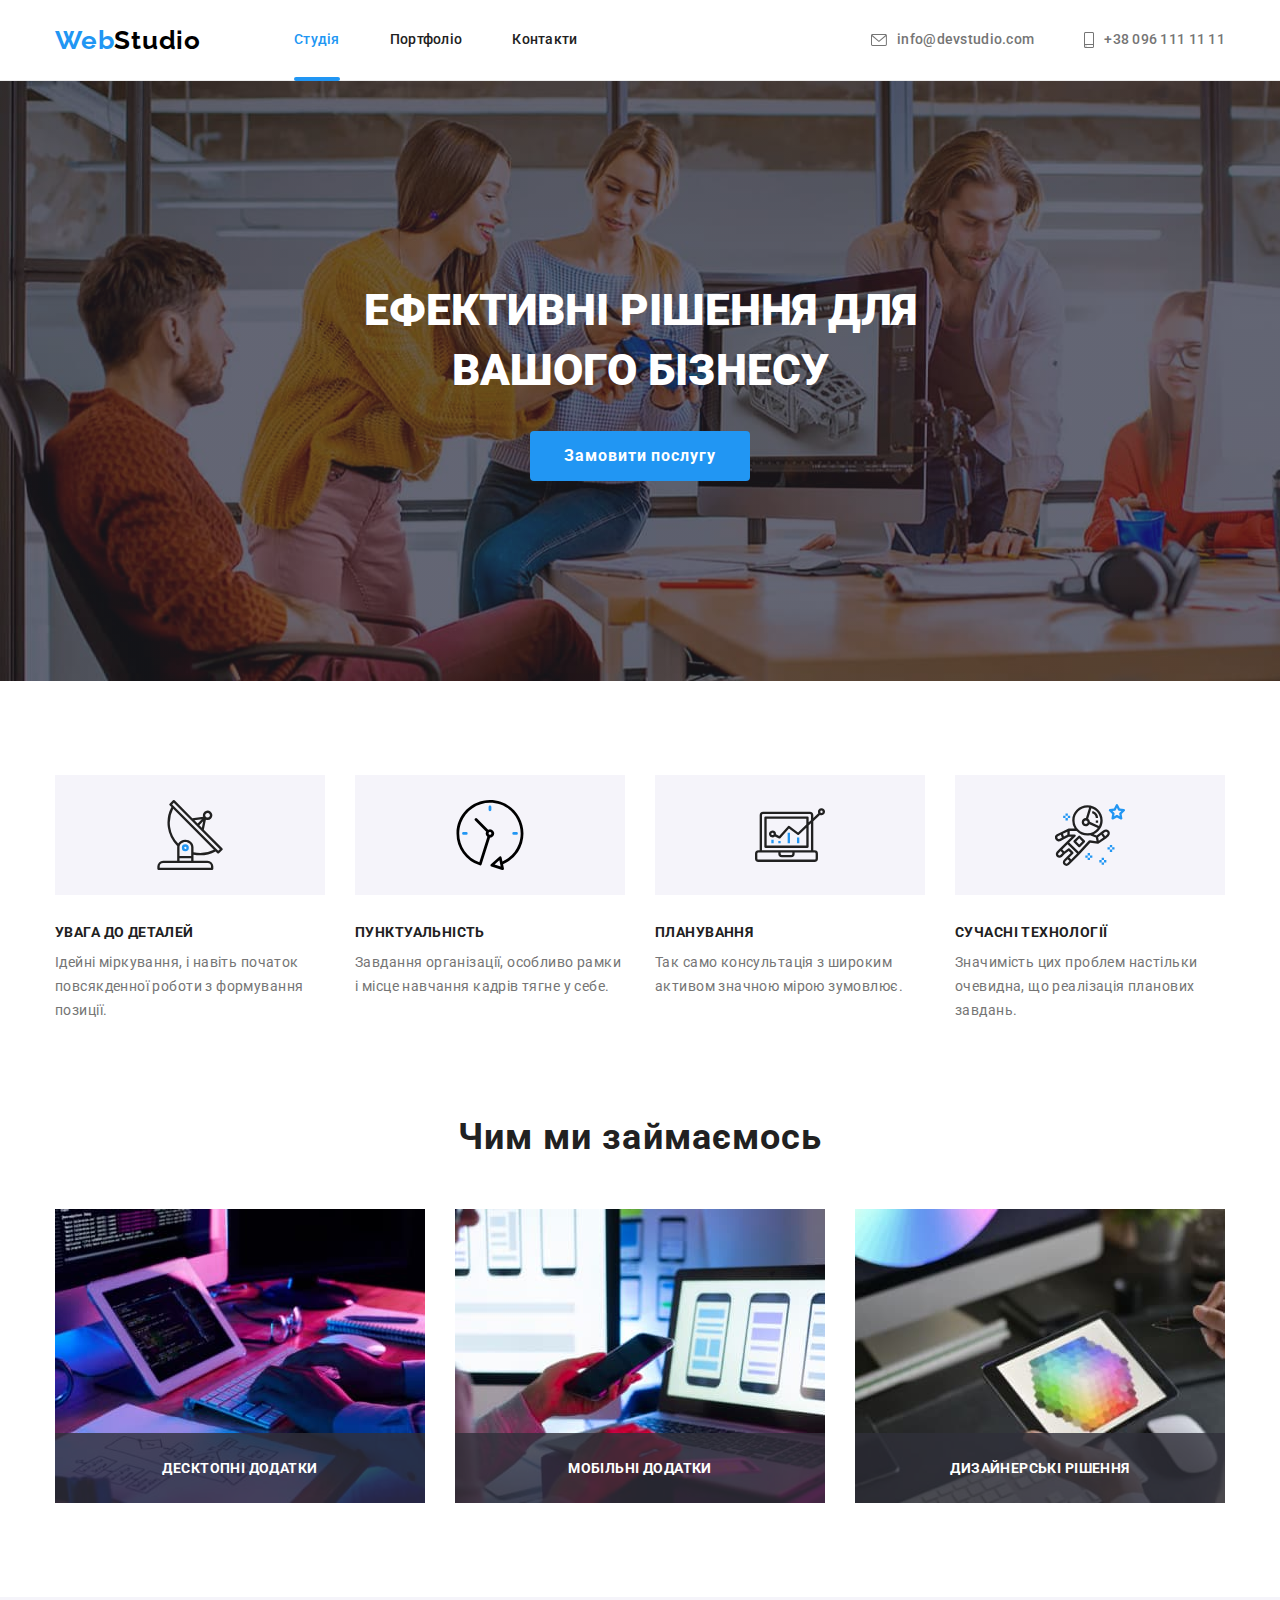
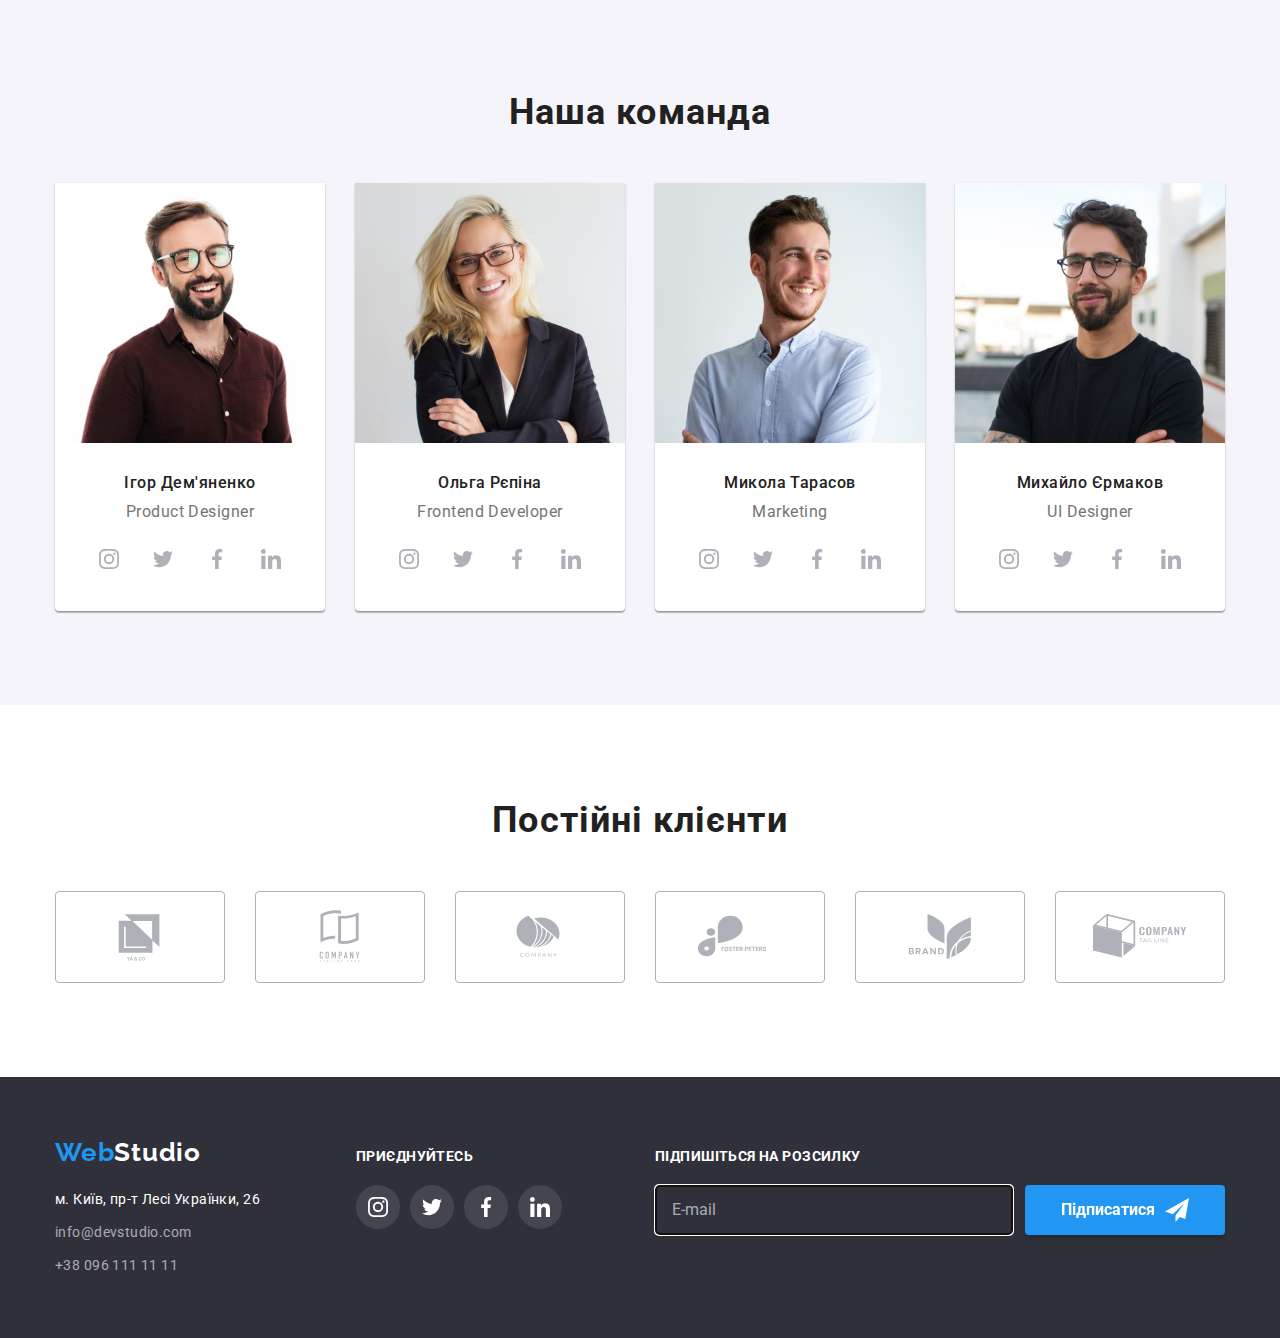
<file: index.html>
<!DOCTYPE html>
<html lang="uk">
  <head>
    <meta charset="UTF-8" />
    <meta http-equiv="X-UA-Compatible" content="IE=edge" />
    <meta name="viewport" content="width=device-width, initial-scale=1.0" />
    <title>WebStudio</title>
    <link rel="preconnect" href="https://fonts.googleapis.com" />
    <link rel="preconnect" href="https://fonts.gstatic.com" crossorigin />
    <link
      href="https://fonts.googleapis.com/css2?family=Raleway:wght@700&family=Roboto:wght@400;500;700;900&display=swap"
      rel="stylesheet"
    />
    <link
      rel="stylesheet"
      href="https://cdnjs.cloudflare.com/ajax/libs/modern-normalize/1.1.0/modern-normalize.min.css"
    />
    <link rel="stylesheet" href="./CSS/styles.css" />
  </head>

  <!-- Body -->
  <body>
    <header class="page-header">
      <div class="container page-header-container">
        <nav class="page-nav">
          <a class="page-logo link" href="./index.html"
            >Web<span class="header-colortext">Studio</span></a
          >
          <ul class="menu list">
            <li class="menu-item">
              <a class="menu-link current link" href="./index.html">Студія</a>
            </li>
            <li class="menu-item">
              <a class="menu-link link" href="./portfolio.html">Портфоліо</a>
            </li>
            <li class="menu-item">
              <a class="menu-link link" href="#contacts">Контакти</a>
            </li>
          </ul>
        </nav>
        <ul class="menu-contacts list">
          <li>
            <a class="header-mail link" href="mailto:info@devstudio.com">
              <svg
                aria-label="іконка пошти"
                class="icon"
                width="16px"
                height="12px"
              >
                <use href="./images/sprite.svg#icon-mail-icon"></use>
              </svg>
              info@devstudio.com
            </a>
          </li>
          <li>
            <a class="header-tel link" href="tel:+380961111111">
              <svg
                aria-label="іконка телефону"
                class="icon"
                width="10px"
                height="16px"
              >
                <use href="./images/sprite.svg#icon-phone-icon"></use>
              </svg>
              +38 096 111 11 11</a
            >
          </li>
        </ul>
      </div>
    </header>

    <!-- Hero -->
    <main class="page-main">
      <section class="main-hero-section">
        <div class="container main-hero-container">
          <h1 class="hero-section-title">
            Ефективні рішення для <br />
            вашого бізнесу
          </h1>
          <button class="hero-button button" type="button" data-modal-open>
            Замовити послугу
          </button>
        </div>
      </section>

      <!-- Section features -->
      <section class="main-section-features">
        <div class="container features-container">
          <ul class="list features-list">
            <li>
              <div class="features-icon-container">
                <svg class="features-icon">
                  <use href="./images/sprite.svg#icon-antenna"></use>
                </svg>
              </div>
              <h3 class="features-title">Увага до деталей</h3>
              <p class="features-text">
                Ідейні міркування, і навіть початок повсякденної роботи з
                формування позиції.
              </p>
            </li>
            <li>
              <div class="features-icon-container">
                <svg class="features-icon">
                  <use href="./images/sprite.svg#icon-clock"></use>
                </svg>
              </div>
              <h3 class="features-title">Пунктуальність</h3>
              <p class="features-text">
                Завдання організації, особливо рамки і місце навчання кадрів
                тягне у себе.
              </p>
            </li>
            <li>
              <div class="features-icon-container">
                <svg class="features-icon">
                  <use href="./images/sprite.svg#icon-diagram"></use>
                </svg>
              </div>
              <h3 class="features-title">Планування</h3>
              <p class="features-text">
                Так само консультація з широким активом значною мірою зумовлює.
              </p>
            </li>
            <li>
              <div class="features-icon-container">
                <svg class="features-icon">
                  <use href="./images/sprite.svg#icon-astronaut"></use>
                </svg>
              </div>
              <h3 class="features-title">Сучасні технології</h3>
              <p class="features-text">
                Значимість цих проблем настільки очевидна, що реалізація
                планових завдань.
              </p>
            </li>
          </ul>
        </div>
      </section>

      <!-- Section benefits -->
      <section class="main-section-benefits">
        <div class="container">
          <h2 class="section-title">Чим ми займаємось</h2>
          <ul class="list benefits-list">
            <li class="benefits-list-li">
              <img
                src="./images/studio-1.jpg"
                alt="Розробка програмного коду"
                class="img"
                width="370"
              />
              <p class="benefits-overlay desktop-app">десктопні додатки</p>
            </li>
            <li class="benefits-list-li">
              <img
                src="./images/studio-2.jpg"
                alt="Створення мобільних додатків"
                class="img"
                width="370"
              />
              <p class="benefits-overlay mobile-app">мобільні додатки</p>
            </li>
            <li class="benefits-list-li">
              <img
                src="./images/studio-3.jpg"
                alt="Розробка дизайн макетів"
                class="img"
                width="370"
              />
              <p class="benefits-overlay designe-app">дизайнерські рішення</p>
            </li>
          </ul>
        </div>
      </section>

      <!-- Section team -->
      <section class="main-section-team">
        <div class="container">
          <h2 class="section-title">Наша команда</h2>
          <ul class="list team-list">
            <li>
              <img
                src="./images/employee-1.jpg"
                alt="Ігор Дем'яненко"
                class="section-team-image"
                width="270"
              />
              <h3 class="section-team-name">Ігор Дем'яненко</h3>
              <p class="section-team-text">Product Designer</p>
              <ul class="list social-list">
                <li class="social-list-item">
                  <a class="social-list-link" href="">
                    <svg
                      aria-label="іконка інстаграму"
                      class="icon-social-links"
                    >
                      <use href="./images/sprite.svg#icon-instagram"></use>
                    </svg>
                  </a>
                </li>
                <li class="social-list-item">
                  <a class="social-list-link" href="">
                    <svg aria-label="іконка твітер" class="icon-social-links">
                      <use href="./images/sprite.svg#icon-twitter"></use>
                    </svg>
                  </a>
                </li>
                <li class="social-list-item">
                  <a class="social-list-link" href="">
                    <svg aria-label="іконка фейсбук" class="icon-social-links">
                      <use href="./images/sprite.svg#icon-facebook"></use>
                    </svg>
                  </a>
                </li>
                <li class="social-list-item">
                  <a class="social-list-link" href="">
                    <svg aria-label="іконка лінкедін" class="icon-social-links">
                      <use href="./images/sprite.svg#icon-linkedin"></use>
                    </svg>
                  </a>
                </li>
              </ul>
            </li>

            <li>
              <img
                src="./images/employee-2.jpg"
                alt="Ольга Рєпіна"
                class="section-team-image"
                width="270"
              />
              <h3 class="section-team-name">Ольга Рєпіна</h3>
              <p class="section-team-text">Frontend Developer</p>
              <ul class="list social-list">
                <li class="social-list-item">
                  <a class="social-list-link" href="">
                    <svg
                      aria-label="іконка інстаграму"
                      class="icon-social-links"
                    >
                      <use href="./images/sprite.svg#icon-instagram"></use>
                    </svg>
                  </a>
                </li>
                <li class="social-list-item">
                  <a class="social-list-link" href="">
                    <svg aria-label="іконка твітер" class="icon-social-links">
                      <use href="./images/sprite.svg#icon-twitter"></use>
                    </svg>
                  </a>
                </li>
                <li class="social-list-item">
                  <a class="social-list-link" href="">
                    <svg aria-label="іконка фейсбук" class="icon-social-links">
                      <use href="./images/sprite.svg#icon-facebook"></use>
                    </svg>
                  </a>
                </li>
                <li class="social-list-item">
                  <a class="social-list-link" href="">
                    <svg aria-label="іконка лінкедін" class="icon-social-links">
                      <use href="./images/sprite.svg#icon-linkedin"></use>
                    </svg>
                  </a>
                </li>
              </ul>
            </li>
            <li>
              <img
                src="./images/employee-3.jpg"
                alt="Микола Тарасов"
                class="section-team-image"
                width="270"
              />
              <h3 class="section-team-name">Микола Тарасов</h3>
              <p class="section-team-text">Marketing</p>
              <ul class="list social-list">
                <li class="social-list-item">
                  <a class="social-list-link" href="">
                    <svg
                      aria-label="іконка інстаграму"
                      class="icon-social-links"
                    >
                      <use href="./images/sprite.svg#icon-instagram"></use>
                    </svg>
                  </a>
                </li>
                <li class="social-list-item">
                  <a class="social-list-link" href="">
                    <svg aria-label="іконка твітер" class="icon-social-links">
                      <use href="./images/sprite.svg#icon-twitter"></use>
                    </svg>
                  </a>
                </li>
                <li class="social-list-item">
                  <a class="social-list-link" href="">
                    <svg aria-label="іконка фейсбук" class="icon-social-links">
                      <use href="./images/sprite.svg#icon-facebook"></use>
                    </svg>
                  </a>
                </li>
                <li class="social-list-item">
                  <a class="social-list-link" href="">
                    <svg aria-label="іконка лінкедін" class="icon-social-links">
                      <use href="./images/sprite.svg#icon-linkedin"></use>
                    </svg>
                  </a>
                </li>
              </ul>
            </li>
            <li>
              <img
                src="./images/employee-4.jpg"
                alt="Михайло Єрмаков"
                class="section-team-image"
                width="270"
              />
              <h3 class="section-team-name">Михайло Єрмаков</h3>
              <p class="section-team-text">UI Designer</p>
              <ul class="list social-list">
                <li class="social-list-item">
                  <a class="social-list-link" href="">
                    <svg
                      aria-label="іконка інстаграму"
                      class="icon-social-links"
                    >
                      <use href="./images/sprite.svg#icon-instagram"></use>
                    </svg>
                  </a>
                </li>
                <li class="social-list-item">
                  <a class="social-list-link" href="">
                    <svg aria-label="іконка твітер" class="icon-social-links">
                      <use href="./images/sprite.svg#icon-twitter"></use>
                    </svg>
                  </a>
                </li>
                <li class="social-list-item">
                  <a class="social-list-link" href="">
                    <svg aria-label="іконка фейсбук" class="icon-social-links">
                      <use href="./images/sprite.svg#icon-facebook"></use>
                    </svg>
                  </a>
                </li>
                <li class="social-list-item">
                  <a class="social-list-link" href="">
                    <svg aria-label="іконка лінкедін" class="icon-social-links">
                      <use href="./images/sprite.svg#icon-linkedin"></use>
                    </svg>
                  </a>
                </li>
              </ul>
            </li>
          </ul>
        </div>
      </section>

      <!-- Section clients -->
      <section class="main-section-clients">
        <div class="container">
          <h2 class="section-title">Постійні клієнти</h2>
          <ul class="clients-list">
            <li class="clients-list-item list">
              <a class="clients-link" href="">
                <svg aria-label="логотип YA&CO" class="clients-logo">
                  <use href="./images/sprite.svg#icon-client-1"></use>
                </svg>
              </a>
            </li>
            <li class="clients-list list">
              <a class="clients-link" href="">
                <svg aria-label="логотип YA&CO" class="clients-logo">
                  <use href="./images/sprite.svg#icon-client-2"></use>
                </svg>
              </a>
            </li>
            <li class="clients-list list">
              <a class="clients-link" href="">
                <svg aria-label="логотип YA&CO" class="clients-logo">
                  <use href="./images/sprite.svg#icon-client-3"></use>
                </svg>
              </a>
            </li>
            <li class="clients-list list">
              <a class="clients-link" href="">
                <svg aria-label="логотип YA&CO" class="clients-logo">
                  <use href="./images/sprite.svg#icon-client-4"></use>
                </svg>
              </a>
            </li>
            <li class="clients-list list">
              <a class="clients-link" href="">
                <svg aria-label="логотип YA&CO" class="clients-logo">
                  <use href="./images/sprite.svg#icon-client-5"></use>
                </svg>
              </a>
            </li>
            <li class="clients-list list">
              <a class="clients-link" href="">
                <svg aria-label="логотип YA&CO" class="clients-logo">
                  <use href="./images/sprite.svg#icon-client-6"></use>
                </svg>
              </a>
            </li>
          </ul>
        </div>
      </section>

      <!-- Footer -->
      <footer class="footer">
        <div class="container footer-container">
          <div class="logo-nav">
            <a id="contacts" class="footer-page-logo link" href="./index.html"
              >Web<span class="footer-colortext">Studio</span></a
            >
            <address class="footer-address-container">
              <ul class="list footer-list">
                <li>
                  <a
                    class="footer-address link"
                    href="https://goo.gl/maps/r8NjzS2zWo1Gopf8A"
                    target="_blank"
                    rel="noreferrer noopener"
                    >м. Київ, пр-т Лесі Українки, 26</a
                  >
                </li>
                <li>
                  <a class="footer-auth link" href="mailto:info@devstudio.com"
                    >info@devstudio.com</a
                  >
                </li>
                <li>
                  <a class="footer-auth link" href="tel:+380961111111"
                    >+38 096 111 11 11</a
                  >
                </li>
              </ul>
            </address>
          </div>
          <div class="footer-social-links">
            <p class="footer-title">Приєднуйтесь</p>
            <ul class="list footer-title-list">
              <li class="footer-list-item">
                <a class="footer-list-link" href="">
                  <svg aria-label="іконка інстаграму" class="icon-footer-links">
                    <use href="./images/sprite.svg#icon-instagram"></use>
                  </svg>
                </a>
              </li>
              <li class="footer-list-item">
                <a class="footer-list-link" href="">
                  <svg aria-label="іконка інстаграму" class="icon-footer-links">
                    <use href="./images/sprite.svg#icon-twitter"></use>
                  </svg>
                </a>
              </li>
              <li class="footer-list-item">
                <a class="footer-list-link" href="">
                  <svg aria-label="іконка інстаграму" class="icon-footer-links">
                    <use href="./images/sprite.svg#icon-facebook"></use>
                  </svg>
                </a>
              </li>
              <li class="footer-list-item">
                <a class="footer-list-link" href="">
                  <svg aria-label="іконка інстаграму" class="icon-footer-links">
                    <use href="./images/sprite.svg#icon-linkedin"></use>
                  </svg>
                </a>
              </li>
            </ul>
          </div>
          <div class="footer-form-mail">
            <p class="footer-title">підпишіться на розсилку</p>
            <form
              class="footer-form-wrapper"
              name="mail_form"
              autocomplete="on"
              novalidate
            >
              <label>
                <input
                  class="footer-input-mail"
                  type="email"
                  name="email"
                  autofocus
                  placeholder="E-mail"
                />
              </label>
              <button class="button button-form-mail" type="submit">
                Підписатися
                <svg aria-label="іконка телеграму" class="icon-footer-telegram">
                  <use href="./images/sprite.svg#icon-telegram"></use>
                </svg>
              </button>
            </form>
          </div>
        </div>
      </footer>

      <div class="backdrop is-hidden" data-modal>
        <div class="modal">
          <button class="modal-close-btn button" type="button" data-modal-close>
            <svg aria-label="кнопка закриття вікна" class="close-btn-img">
              <use href="./images/sprite.svg#icon-close-button"></use>
            </svg>
          </button>
          <p class="modal-form-title">Залиште свої дані, ми вам передзвонимо</p>
          <form class="modal-form-container">
            <label class="modal-form-label">
              <span class="modal-form-name">Ім'я</span>
              <span class="modal-input-wrapper">
                <input class="contact-form-input" type="text" name="name" />
                <svg aria-label="іконка чоловічка" class="modal-form-icon">
                  <use href="./images/sprite.svg#modal-icon-person"></use>
                </svg>
              </span>
            </label>
            <label class="modal-form-label">
              <span class="modal-form-name">Телефон</span>
              <span class="modal-input-wrapper">
                <input class="contact-form-input" type="tel" name="tel" />
                <svg aria-label="іконка телефону" class="modal-form-icon">
                  <use href="./images/sprite.svg#modal-icon-phone"></use>
                </svg>
              </span>
            </label>
            <label class="modal-form-label">
              <span class="modal-form-name">Пошта</span>
              <span class="modal-input-wrapper">
                <input class="contact-form-input" type="email" name="email" />
                <svg aria-label="іконка пошти" class="modal-form-icon">
                  <use href="./images/sprite.svg#modal-icon-email"></use>
                </svg>
              </span>
            </label>
            <label class="modal-form-label-textarea">
              <span class="modal-form-name">Коментар</span>
              <textarea
                class="contact-form-textarea"
                name="feedback"
                placeholder="Введіть текст"
              ></textarea>
            </label>
            <label class="modal-form-label-checkbox">
              <input
                type="checkbox"
                class="modal-form-input-checkbox"
                name="user-policy"
                required
              />
              <svg class="icon-accept-policy-wrapper">
                <use
                  class="modal-icon-accept-policy"
                  href="./images/sprite.svg#icon-accept-policy"
                ></use>
              </svg>
              <span class="modal-form-checkbox-text"
                >Погоджуюся з розсилкою та приймаю
                <a href="" class="modal-form-checkbox-link"
                  >Умови договору</a
                ></span
              >
            </label>
            <button class="modal-form-button button" type="submit">
              Відправити
            </button>
          </form>
        </div>
      </div>
    </main>
    <script src="./js/modal.js"></script>
  </body>
</html>
</file>
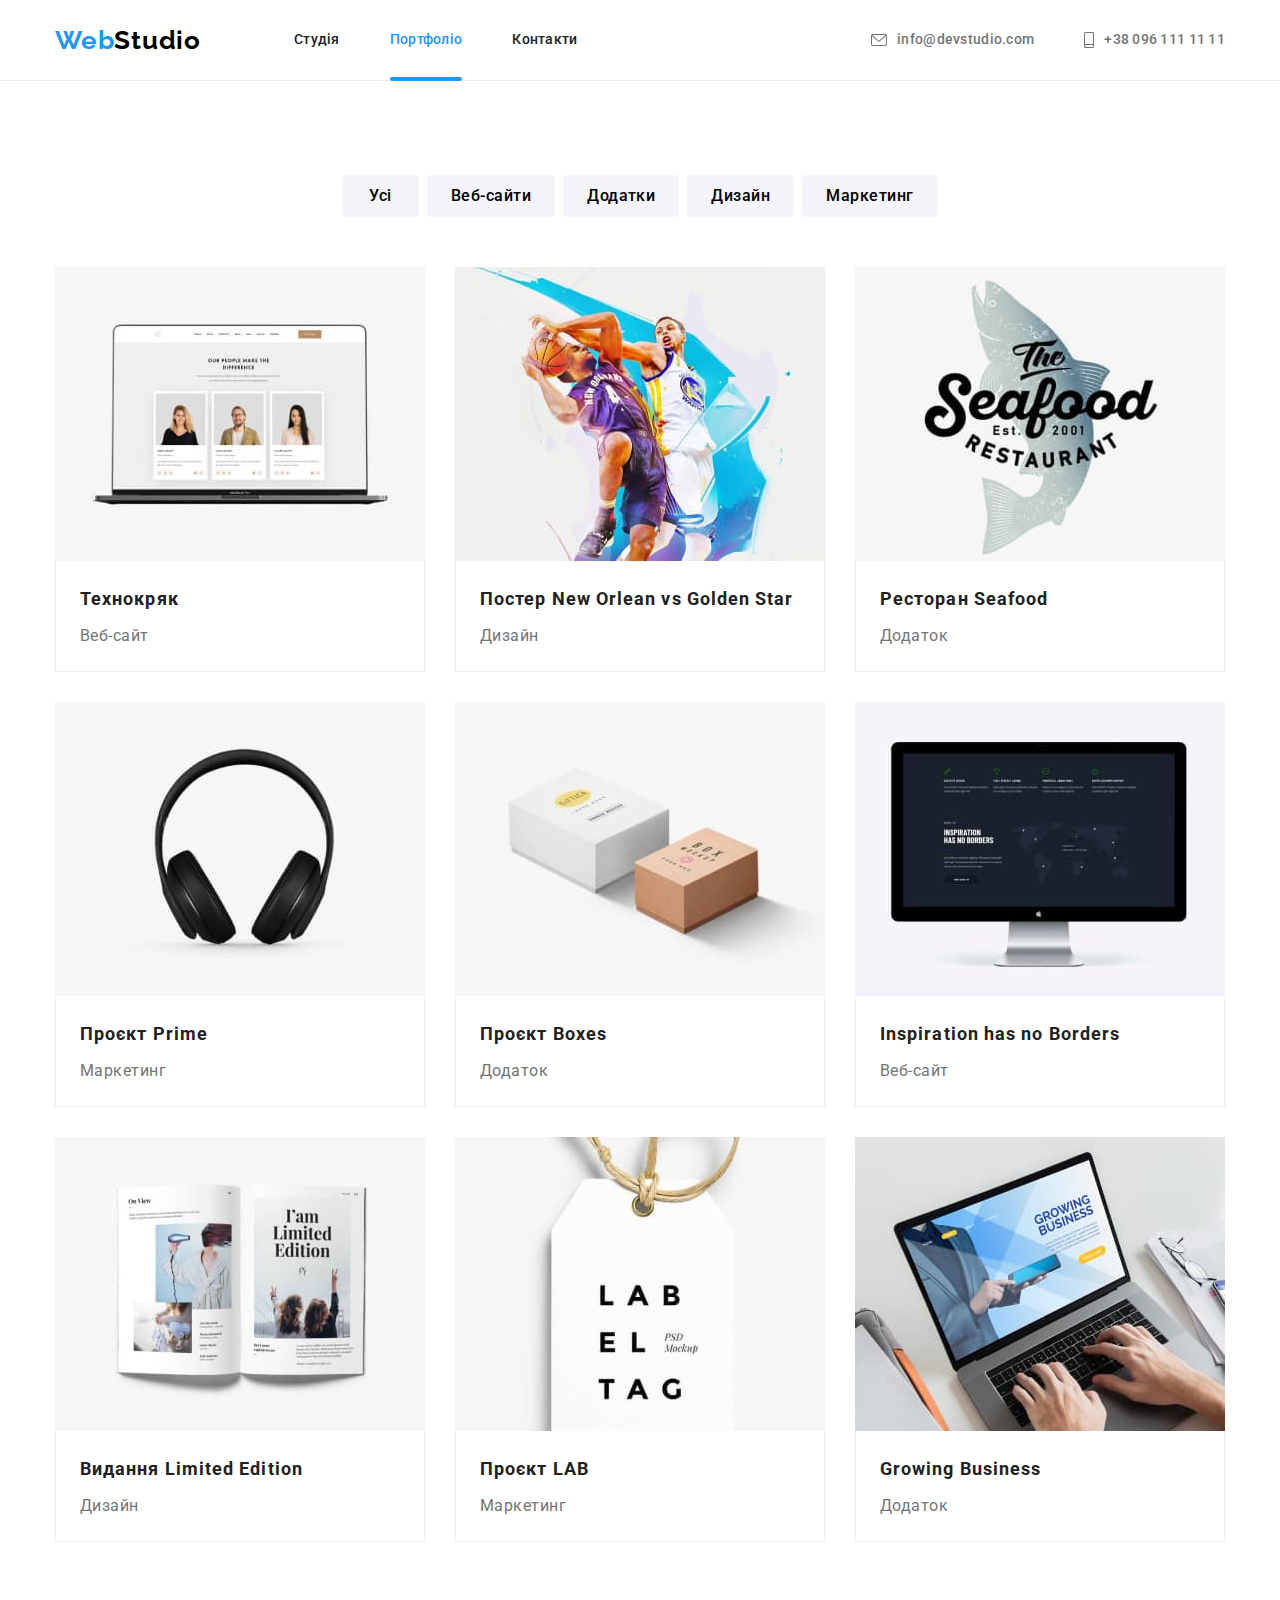
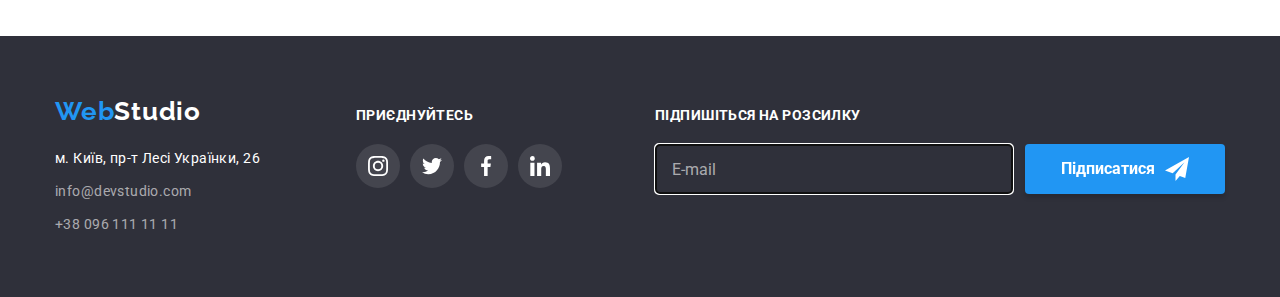
<file: portfolio.html>
<!DOCTYPE html>
<html lang="uk">
  <head>
    <meta charset="UTF-8" />
    <meta http-equiv="X-UA-Compatible" content="IE=edge" />
    <meta name="viewport" content="width=device-width, initial-scale=1.0" />
    <title>Portfolio</title>
    <link rel="preconnect" href="https://fonts.googleapis.com" />
    <link rel="preconnect" href="https://fonts.gstatic.com" crossorigin />
    <link
      href="https://fonts.googleapis.com/css2?family=Raleway:wght@700&family=Roboto:wght@400;500;700;900&display=swap"
      rel="stylesheet"
    />
    <link
      rel="stylesheet"
      href="https://cdnjs.cloudflare.com/ajax/libs/modern-normalize/1.1.0/modern-normalize.min.css"
    />
    <link rel="stylesheet" href="./CSS/styles.css" />
  </head>

  <!-- Body -->
  <body>
    <header class="page-header">
      <div class="container page-header-container">
        <nav class="page-nav">
          <a class="page-logo link" href="./index.html"
            >Web<span class="header-colortext">Studio</span></a
          >
          <ul class="menu list">
            <li class="menu-item">
              <a class="menu-link link" href="./index.html">Студія</a>
            </li>
            <li class="menu-item">
              <a class="menu-link current link" href="./portfolio.html"
                >Портфоліо</a
              >
            </li>
            <li class="menu-item">
              <a class="menu-link link" href="#contacts">Контакти</a>
            </li>
          </ul>
        </nav>
        <ul class="menu-contacts list">
          <li>
            <a class="header-mail link" href="mailto:info@devstudio.com">
              <svg
                aria-label="іконка пошти"
                class="icon"
                width="16px"
                height="12px"
              >
                <use href="./images/sprite.svg#icon-mail-icon"></use>
              </svg>
              info@devstudio.com
            </a>
          </li>
          <li>
            <a class="header-tel link" href="tel:+380961111111">
              <svg
                aria-label="іконка телефону"
                class="icon"
                width="10px"
                height="16px"
              >
                <use href="./images/sprite.svg#icon-phone-icon"></use>
              </svg>
              +38 096 111 11 11</a
            >
          </li>
        </ul>
      </div>
    </header>

    <!-- Hero -->
    <main>
      <!-- Section buttons -->
      <section class="portfolio-container">
        <div class="container">
          <ul class="list buttons-list">
            <li>
              <button class="button-all portfolio-button button" type="button">
                Усі
              </button>
            </li>
            <li>
              <button class="button-site portfolio-button button" type="button">
                Веб-сайти
              </button>
            </li>
            <li>
              <button class="portfolio-button button" type="button">
                Додатки
              </button>
            </li>
            <li>
              <button
                class="button-designe portfolio-button button"
                type="button"
              >
                Дизайн
              </button>
            </li>
            <li>
              <button
                class="button-marketing portfolio-button button"
                type="button"
              >
                Маркетинг
              </button>
            </li>
          </ul>

          <!-- Section portfolio -->
          <ul class="list portfolio-list">
            <li>
              <a class="portfolio-list-link" href="">
                <div class="portfolio-list-wrapper">
                  <img
                    src="./images/portfolio-1.jpg"
                    alt="ноутбук з веб-сайтом"
                    width="370"
                  />
                  <p class="portfolio-overlay">
                    Ресурс пропонує комплексні пропозиції з різним рівнем
                    функціоналу та сервісів. Все це дозволить відвідувачу
                    отримати вичерпні відомості про компанію чи приватну особу.
                  </p>
                </div>
                <div class="title-text">
                  <h2 class="portfolio-title">Технокряк</h2>
                  <p class="portfolio-text">Веб-сайт</p>
                </div>
              </a>
            </li>
            <li>
              <a class="portfolio-list-link" href="">
                <div class="portfolio-list-wrapper">
                  <img
                    src="./images/portfolio-2.jpg"
                    alt="два баскетболісти"
                    width="370"
                  />
                  <p class="portfolio-overlay">
                    Ресурс пропонує комплексні пропозиції з різним рівнем
                    функціоналу та сервісів. Все це дозволить відвідувачу
                    отримати вичерпні відомості про компанію чи приватну особу.
                  </p>
                </div>
                <div class="title-text">
                  <h2 class="portfolio-title">
                    Постер New Orlean vs Golden Star
                  </h2>
                  <p class="portfolio-text">Дизайн</p>
                </div>
              </a>
            </li>
            <li>
              <a class="portfolio-list-link" href="">
                <div class="portfolio-list-wrapper">
                  <img
                    src="./images/portfolio-3.jpg"
                    alt="дизайн-макет рибного ресторану"
                    width="370"
                  />
                  <p class="portfolio-overlay">
                    Ресурс пропонує комплексні пропозиції з різним рівнем
                    функціоналу та сервісів. Все це дозволить відвідувачу
                    отримати вичерпні відомості про компанію чи приватну особу.
                  </p>
                </div>
                <div class="title-text">
                  <h2 class="portfolio-title">Ресторан Seafood</h2>
                  <p class="portfolio-text">Додаток</p>
                </div>
              </a>
            </li>
            <li>
              <a class="portfolio-list-link" href="">
                <div class="portfolio-list-wrapper">
                  <img
                    src="./images/portfolio-4.jpg"
                    alt="навушники"
                    width="370"
                  />
                  <p class="portfolio-overlay">
                    Ресурс пропонує комплексні пропозиції з різним рівнем
                    функціоналу та сервісів. Все це дозволить відвідувачу
                    отримати вичерпні відомості про компанію чи приватну особу.
                  </p>
                </div>
                <div class="title-text">
                  <h2 class="portfolio-title">Проєкт Prime</h2>
                  <p class="portfolio-text">Маркетинг</p>
                </div>
              </a>
            </li>
            <li>
              <a class="portfolio-list-link" href="">
                <div class="portfolio-list-wrapper">
                  <img
                    src="./images/portfolio-5.jpg"
                    alt="дві гіфт коробки"
                    width="370"
                  />
                  <p class="portfolio-overlay">
                    Ресурс пропонує комплексні пропозиції з різним рівнем
                    функціоналу та сервісів. Все це дозволить відвідувачу
                    отримати вичерпні відомості про компанію чи приватну особу.
                  </p>
                </div>
                <div class="title-text">
                  <h2 class="portfolio-title">Проєкт Boxes</h2>
                  <p class="portfolio-text">Додаток</p>
                </div>
              </a>
            </li>
            <li>
              <a class="portfolio-list-link" href="">
                <div class="portfolio-list-wrapper">
                  <img
                    src="./images/portfolio-6.jpg"
                    alt="монітор з веб-сайтом"
                    width="370"
                  />
                  <p class="portfolio-overlay">
                    Ресурс пропонує комплексні пропозиції з різним рівнем
                    функціоналу та сервісів. Все це дозволить відвідувачу
                    отримати вичерпні відомості про компанію чи приватну особу.
                  </p>
                </div>
                <div class="title-text">
                  <h2 class="portfolio-title">Inspiration has no Borders</h2>
                  <p class="portfolio-text">Веб-сайт</p>
                </div>
              </a>
            </li>
            <li>
              <a class="portfolio-list-link" href="">
                <div class="portfolio-list-wrapper">
                  <img
                    src="./images/portfolio-7.jpg"
                    alt="відкритий журнал"
                    width="370"
                  />
                  <p class="portfolio-overlay">
                    Ресурс пропонує комплексні пропозиції з різним рівнем
                    функціоналу та сервісів. Все це дозволить відвідувачу
                    отримати вичерпні відомості про компанію чи приватну особу.
                  </p>
                </div>
                <div class="title-text">
                  <h2 class="portfolio-title">Видання Limited Edition</h2>
                  <p class="portfolio-text">Дизайн</p>
                </div>
              </a>
            </li>
            <li>
              <a class="portfolio-list-link" href="">
                <div class="portfolio-list-wrapper">
                  <img
                    src="./images/portfolio-8.jpg"
                    alt="бірка з написом"
                    width="370"
                  />
                  <p class="portfolio-overlay">
                    Ресурс пропонує комплексні пропозиції з різним рівнем
                    функціоналу та сервісів. Все це дозволить відвідувачу
                    отримати вичерпні відомості про компанію чи приватну особу.
                  </p>
                </div>
                <div class="title-text">
                  <h2 class="portfolio-title">Проєкт LAB</h2>
                  <p class="portfolio-text">Маркетинг</p>
                </div>
              </a>
            </li>
            <li>
              <a class="portfolio-list-link" href="">
                <div class="portfolio-list-wrapper">
                  <img
                    src="./images/portfolio-9.jpg"
                    alt="ноутбук з веб-сайтом"
                    width="370"
                  />
                  <p class="portfolio-overlay">
                    Ресурс пропонує комплексні пропозиції з різним рівнем
                    функціоналу та сервісів. Все це дозволить відвідувачу
                    отримати вичерпні відомості про компанію чи приватну особу.
                  </p>
                </div>
                <div class="title-text">
                  <h2 class="portfolio-title">Growing Business</h2>
                  <p class="portfolio-text">Додаток</p>
                </div>
              </a>
            </li>
          </ul>
        </div>
      </section>
    </main>

    <!-- Footer -->
    <footer class="footer">
      <div class="container footer-container">
        <div class="logo-nav">
          <a id="contacts" class="footer-page-logo link" href="./index.html"
            >Web<span class="footer-colortext">Studio</span></a
          >
          <address class="footer-address-container">
            <ul class="list footer-list">
              <li>
                <a
                  class="footer-address link"
                  href="https://goo.gl/maps/r8NjzS2zWo1Gopf8A"
                  target="_blank"
                  rel="noreferrer noopener"
                  >м. Київ, пр-т Лесі Українки, 26</a
                >
              </li>
              <li>
                <a class="footer-auth link" href="mailto:info@devstudio.com"
                  >info@devstudio.com</a
                >
              </li>
              <li>
                <a class="footer-auth link" href="tel:+380961111111"
                  >+38 096 111 11 11</a
                >
              </li>
            </ul>
          </address>
        </div>
        <div class="footer-social-links">
          <p class="footer-title">Приєднуйтесь</p>
          <ul class="list footer-title-list">
            <li class="footer-list-item">
              <a class="footer-list-link" href="">
                <svg aria-label="іконка інстаграму" class="icon-footer-links">
                  <use href="./images/sprite.svg#icon-instagram"></use>
                </svg>
              </a>
            </li>
            <li class="footer-list-item">
              <a class="footer-list-link" href="">
                <svg aria-label="іконка інстаграму" class="icon-footer-links">
                  <use href="./images/sprite.svg#icon-twitter"></use>
                </svg>
              </a>
            </li>
            <li class="footer-list-item">
              <a class="footer-list-link" href="">
                <svg aria-label="іконка інстаграму" class="icon-footer-links">
                  <use href="./images/sprite.svg#icon-facebook"></use>
                </svg>
              </a>
            </li>
            <li class="footer-list-item">
              <a class="footer-list-link" href="">
                <svg aria-label="іконка інстаграму" class="icon-footer-links">
                  <use href="./images/sprite.svg#icon-linkedin"></use>
                </svg>
              </a>
            </li>
          </ul>
        </div>
        <div class="footer-form-mail">
          <p class="footer-title">підпишіться на розсилку</p>
          <form
            class="footer-form-wrapper"
            name="mail_form"
            autocomplete="on"
            novalidate
          >
            <label>
              <input
                class="footer-input-mail"
                type="email"
                name="email"
                autofocus
                placeholder="E-mail"
              />
            </label>
            <button class="button button-form-mail" type="submit">
              Підписатися
              <svg aria-label="іконка телеграму" class="icon-footer-telegram">
                <use href="./images/sprite.svg#icon-telegram"></use>
              </svg>
            </button>
          </form>
        </div>
      </div>
    </footer>
  </body>
</html>
</file>
<file: CSS/styles.css>
:root {
    --primary-text-color: #212121;
    --secondary-text-color: #ffffff;
    --accent-color: #757575;
    --primary-bg-color: #ffffff;
    --secondary-bg-color: #2F303A;
    --nav-button-color: #2196F3;
    --transition-primary: 250ms cubic-bezier(0.4, 0, 0.2, 1);
}

h1,h2,h3,h4,p {
margin-top: 0;
margin-bottom: 0;
}

ul, ol {
    margin-top: 0;
    margin-bottom: 0;
    padding-left: 0;
}

.link {
    text-decoration: none;
}

.list {
    list-style: none;
}

img {
    display: block;
    max-width: 100%;
    height: auto;
}

.button {
    cursor: pointer;
}

body {
    font-family: 'Roboto', sans-serif;
    background-color: var(--primary-bg-color);
    color: var(--primary-text-color);
}

.container {
    width: 1200px;
    margin-left: auto;
    margin-right: auto;
    padding-left: 15px;
    padding-right: 15px;
}

/* Header */
.page-header-container {
    display: flex;
    align-items: center;
    justify-content: space-between;
}

.page-header {
    border-bottom: 1px solid #ECECEC;
}

.page-nav {
    display: flex;
    align-items: center;
}

.page-logo {
    color: var(--nav-button-color);
    font-family: 'Raleway', sans-serif;
    font-style: normal;
    font-weight: 700;
    font-size: 26px;
    line-height: 1.19;
    letter-spacing: 0.03em;
    margin-right: 93px;
}

.header-colortext {
    color: black;
}

.menu-item > .current {
    color: var(--nav-button-color);
}

.current::after {
    content: "";
    display: block;
    width: 100%;
    height: 4px;
    border-radius: 2px;
    position: absolute;
    bottom: -1px;
    background-color: var(--nav-button-color);
}

.menu-item, .menu-link {
    color: var(--primary-text-color);
    font-style: normal;
    font-weight: 500;
    font-size: 14px;
    line-height: 1.14;
    letter-spacing: 0.02em;
    transition: color var(--transition-primary);
}

.menu, .menu-contacts {
    display: flex;
    gap: 50px;
}

.header-mail,
.header-tel {
    font-weight: 500;
    font-size: 14px;
    line-height: 1.14;
    letter-spacing: 0.02em;
    color: var(--accent-color);
    display: flex;
    align-items: center;
    transition: color var(--transition-primary);
}

.icon {
    fill: currentColor;
    margin-right: 10px;
}

.menu-item {
    position: relative;
    padding-top: 32px;
    padding-bottom: 32px;
}

.menu-link::after {
    content: "";
    display: block;
    width: 100%;
    height: 4px;
    border-radius: 2px;
    position: absolute;
    bottom: -1px;
    transition: background-color var(--transition-primary);
}

.menu-link:hover::after,
.menu-link:focus::after {
    background-color: var(--nav-button-color)
}

/* Hover-focus */
.menu-link:hover,
.menu-link:focus,
.menu-link:active,
.header-mail:hover,
.header-mail:focus,
.header-mail:active,
.header-tel:hover,
.header-tel:focus,
.header-tel:active,
.footer-address:hover,
.footer-address:focus,
.footer-address:active,
.footer-auth:hover,
.footer-auth:focus,
.footer-auth:active
.page-logo:focus   {
    color: var(--nav-button-color);
    outline-color: var(--nav-button-color);
}


/* Main-hero */
.main-hero-section {
    background-color: var(--secondary-bg-color);
    background-image: linear-gradient(rgba(47, 48, 58, 0.4), rgba(47, 48, 58, 0.4)), url(../images/bg.jpg);
    background-size: cover;
    padding-top: 200px;
    padding-bottom: 200px;
}

.main-hero-container {
    display: flex;
    flex-direction: column;
    text-align: center;
    align-items: center;
}

.hero-section-title {
    color: var(--secondary-text-color);
    font-weight: 900;
    font-size: 44px;
    line-height: 1.36;
    text-transform: uppercase;
    margin-bottom: 30px;
    width: 696px;
}

.hero-button {
    color: var(--secondary-text-color);
    background-color: #2196F3;
    font-weight: 700;
    font-size: 16px;
    line-height: 1.88;
    letter-spacing: 0.06em;
    min-width: 216px;
    border-radius: 4px;
    border-color: transparent;
    padding: 8px 32px;
}

/* Main-sections */
/* Section features */
.features-icon {
    width: 70px;
    height: 70px;
    display: block;
    align-items: center;
}

.features-icon-container {
    background-color: #F5F4FA;
    width: 270px;
    height: 120px;
    display: flex;
    align-items: center;
    justify-content: center;
    margin-bottom: 30px;
}

.main-section-features {
    padding-top: 94px;
    padding-bottom: 94px;
}

.features-list {
    display: flex;
    column-gap: 30px;
}

.features-title {
    font-weight: 700;
    font-size: 14px;
    line-height: 1.14;
    letter-spacing: 0.03em;
    text-transform: uppercase;
    margin-bottom: 10px;
    width: 270px;
}

.features-text {
    font-size: 14px;
    line-height: 1.71;
    letter-spacing: 0.03em;
    color: var(--accent-color);
    width: 270px;
}

/* Section benefits */
.benefits-list {
    display: flex;
    column-gap: 30px;
}

.main-section-benefits {
    padding-bottom: 94px;
}

.section-title {
    font-weight: 700;
    font-size: 36px;
    line-height: 1.17;
    text-align: center;
    letter-spacing: 0.03em;
    margin-bottom: 50px;
}

.benefits-list-li {
    position: relative;
}

.benefits-overlay {
    display: flex;
    justify-content: center;
    align-items: center;
    font-weight: 700;
    font-size: 14px;
    letter-spacing: 0.03em;
    text-transform: uppercase;
    color: var(--secondary-text-color);
    width: 100%;
    height: 70px;
    background-color: rgba(47, 48, 58, 0.8);;
    position: absolute;
    bottom: 0%;
}

/* Section team */
.main-section-team {
    background-color: #F5F4FA;
    padding-top: 94px; 
    padding-bottom: 94px;
}

.team-list {
    display: flex;
    gap: 30px;
}

.team-list > li {
    box-shadow: 0px 1px 3px rgba(0, 0, 0, 0.12), 0px 1px 1px rgba(0, 0, 0, 0.14), 0px 2px 1px rgba(0, 0, 0, 0.2);
    border-radius: 0px 0px 4px 4px;
    background-color: var(--primary-bg-color);
}

.section-team-name {
    font-weight: 500;
    font-size: 16px;
    line-height: 1.19;
    text-align: center;
    letter-spacing: 0.03em;
    padding-top: 30px;
    margin-bottom: 10px;
}

.section-team-text {
    font-size: 16px;
    line-height: 1.19;
    text-align: center;
    letter-spacing: 0.03em;
    color: var(--accent-color);
    margin-bottom: 16px;
}

.social-list {
    display: flex;
    justify-content: center;
    column-gap: 10px;
    padding-bottom: 30px;
}

.social-list-link {
    display: flex;
    align-items: center;
    justify-content: center;
    width: 44px;
    height: 44px;
    border-radius: 50%;
    background-color: var(--primary-bg-color);
    transition: background-color var(--transition-primary);
}

.social-list-link:hover,
.social-list-link:focus {
    background-color: var(--nav-button-color);
}

.social-list-link:hover .icon-social-links,
.social-list-link:focus .icon-social-links {
    fill: var(--primary-bg-color)
}

.icon-social-links {
    width: 20px;
    height: 20px;
    fill: #AFB1B8;
    transition: fill var(--transition-primary);
}

/* Section clients */
.main-section-clients {
    background-color: var(--primary-bg-color);
    padding-top: 94px;
    padding-bottom: 94px;
}

.clients-logo {
    display: inline-block;
    background-size: cover;
    width: 106px;
    height: 60px;
    fill: #AFB1B8;
    transition: fill var(--transition-primary);
}

.clients-list {
    display: flex;
    gap: 30px;
    justify-content: center;
}

.clients-link {
    display: flex;
    align-items: center;
    justify-content: center;
    width: 170px;
    height: 92px;
    border-style: solid;
    border-radius: 4px;
    border-width: 1px;
    border-color: rgba(175, 177, 184, 1);
    transition: border-color var(--transition-primary);
}

.clients-link:hover,
.clients-link:focus {
    border-color: var(--nav-button-color);
}

.clients-link:hover .clients-logo,
.clients-link:focus .clients-logo {
    fill: var(--nav-button-color);
}

/* footer */
.footer {
    background-color: var(--secondary-bg-color);
    padding-top: 60px;
    padding-bottom: 60px;
}

.footer-container {
    display: flex;
    align-items: baseline;
}

.logo-nav {
    margin-right: 70px;
    width: 231px;
}

.footer-page-logo {
    color: var(--nav-button-color);
    font-family: 'Raleway', sans-serif;
    font-style: normal;
    font-weight: 700;
    font-size: 26px;
    line-height: 1.19;
    letter-spacing: 0.03em;
    margin-bottom: 30px;
    display: inline-block;
    margin-bottom: 20px;
}

.footer-colortext {
    color: #FFFFFF;
}

.footer-list {
    display: flex;
    flex-direction: column;
    gap: 9px;
}

.footer-address {
    font-style: normal;
    font-size: 14px;
    line-height: 1.71;
    letter-spacing: 0.03em;
    color: var(--secondary-text-color);
    display: inline-block;
    transition: color var(--transition-primary);
}

.footer-auth {
    font-style: normal;
    font-size: 14px;
    line-height: 1.71;
    letter-spacing: 0.03em;
    color: rgba(255, 255, 255, 0.6);
    display: inline-block;
    transition: color var(--transition-primary);
}

.footer-social-links {
    margin-right: auto;
}

.footer-title {
    font-weight: 700;
    font-size: 14px;
    line-height: 1.14;
    letter-spacing: 0.03em;
    text-transform: uppercase;
    color: rgba(255, 255, 255, 1);
    margin-bottom: 20px;
}

.footer-list-link {
    display: flex;
    justify-content: center;
    align-items: center;
    width: 44px;
    height: 44px;
    border-radius: 50%;
    background-color: rgba(255, 255, 255, 0.1);
    transition: background-color var(--transition-primary);
}

.footer-title-list {
    display: flex;
    column-gap: 10px;
    align-items: center;
    justify-content: center;
}

.icon-footer-links {
    width: 20px;
    height: 20px;
    fill: var(--primary-bg-color);
    transition: background-color var(--transition-primary);
}

.footer-list-link:hover,
.footer-list-link:focus,
.footer-list-link:active {
    background-color: var(--nav-button-color);
}

.footer-form-mail {
    display: block;
}

.footer-form-wrapper {
    display: flex;
}

.footer-input-mail {
    height: 50px;
    width: 358px;
    margin-right: 12px;
    padding-left: 16px;
    background-color: transparent;
    border: 1px solid rgba(255, 255, 255, 0.3);
    border-radius: 4px;
    color: var(--secondary-text-color);
}

.footer-input-mail::placeholder {
    color: rgba(255, 255, 255, 0.6);
    font-size: 16px;
    line-height: 20px;
}

.button-form-mail {
    display: flex;
    justify-content: center;
    align-items: center;
    gap: 10px;
    background-color: var(--nav-button-color);
    width: 200px;
    box-shadow: 0px 4px 4px rgba(0, 0, 0, 0.15);
    border-radius: 4px;
    border-color: transparent;
    color: var(--secondary-text-color);
    font-weight: 700;
    font-size: 16px;
    line-height: 30px;
}

.icon-footer-telegram {
    width: 24px;
    height: 24px;
    fill: var(--primary-bg-color);
}

/* Portfolio*/
/* Section buttons */
.portfolio-container {
    padding-bottom: 94px;
    padding-top: 94px;
}

.buttons-list {
    display: flex;
    justify-content: center;
    gap: 8px;
    margin-bottom: 50px;
}

.portfolio-button {
    background-color: #F5F4FA;
    font-weight: 500;
    font-size: 16px;
    line-height: 1.62;
    text-align: center;
    letter-spacing: 0.03em;
    border-color: transparent;
    border-radius: 4px;
    padding: 6px 22px;
    transition: background-color var(--transition-primary);
}

.button-all {
    min-width: 73px;
    padding: 6px 25px;
}

.button-site {
    min-width: 125px;
    padding: 6px 22px;
}

.button-designe {
    min-width: 103px;
    padding: 6px 22px;
}

.button-marketing {
    min-width: 130px;
    padding: 6px 22px;
}

.portfolio-button:hover,
.portfolio-button:active,
.portfolio-button:focus {
    background-color: #2196F3;
    color: var(--secondary-text-color);
    box-shadow: 0px 3px 1px rgba(0, 0, 0, 0.1),
    0px 1px 2px rgba(0, 0, 0, 0.08),
    0px 2px 2px rgba(0, 0, 0, 0.12);
}

/*Section portfolio */
.portfolio-list {
    display: flex;
    flex-wrap: wrap;
    gap: 30px;
}

.portfolio-list>li {
    width: 370px;
}

.portfolio-list-link {
    text-decoration-line: none;
    color: inherit;
    display: flex;
    flex-direction: column;
    transition: box-shadow var(--transition-primary);
}

.portfolio-list-wrapper {
    position: relative;
    overflow: hidden;
}

.portfolio-list-link:hover,
.portfolio-list-link:focus {
    outline-color: transparent;
    box-shadow: 0px 1px 1px rgba(0, 0, 0, 0.12),
    0px 4px 4px rgba(0, 0, 0, 0.06),
    1px 4px 6px rgba(0, 0, 0, 0.16);
}

.portfolio-overlay {
    position: absolute;
    display: flex;
    align-items: center;
    top: 0;
    left: 0;
    width: 100%;
    height: 100%;
    font-weight: 400;
    font-size: 18px;
    line-height: 28px;
    letter-spacing: 0.03em;
    padding: 63px 24px;
    background-color: rgba(33, 150, 243, 0.9);
    color: var(--secondary-text-color);
    transform: translateY(101%);
    transition: var(--transition-primary);
}

.portfolio-list-link:hover .portfolio-overlay,
.portfolio-list-link:focus .portfolio-overlay {
    transform: translateY(0%)
}

.title-text {
    padding-top: 20px;
    padding-left: 24px;
    padding-right: 24px;
    padding-bottom: 20px;
    border-left: 1px solid #EEEEEE;
    border-right: 1px solid #EEEEEE;
    border-bottom: 1px solid #EEEEEE;
}

.portfolio-title {
    font-weight: 700;
    font-size: 18px;
    line-height: 2;
    letter-spacing: 0.06em;
    margin-bottom: 4px;
}

.portfolio-text {
    font-size: 16px;
    line-height: 1.88;
    letter-spacing: 0.03em;
    color: var(--accent-color);
}

/* Backdrop */

.backdrop {
    position: fixed;
    z-index: 100;
    top: 0;
    left: 0;
    width: 100%;
    height: 100%;
    background-color: rgba(0, 0, 0, 0.2);
    transition: opacity var(--transition-primary), visibility var(--transition-primary);
}

.backdrop.is-hidden {
    visibility: hidden;
    opacity: 0;
    pointer-events: none;
}

.modal {
    padding: 40px;
    position: absolute;
    top: 50%;
    left: 50%;
    transform: translate(-50%, -50%);
    width: 528px;
    height: 581px;
    background-color: var(--primary-bg-color);
    box-shadow: 0px 1px 3px rgba(0, 0, 0, 0.12), 0px 1px 1px rgba(0, 0, 0, 0.14), 0px 2px 1px rgba(0, 0, 0, 0.2);
    border-radius: 4px;
}

.modal-close-btn {
    position: absolute;
    top: 8px;
    right: 8px;
    width: 30px;
    height: 30px;
    padding: 0;
    display: flex;
    align-items: center;
    justify-content: center;
    border: 1px solid rgba(0, 0, 0, 0.1);;
    border-radius: 50%;
    background-color: transparent;
    transition: fill var(--transition-primary);
}

.modal-close-btn:hover {
    fill: var(--nav-button-color);
}

.close-btn-img {
    width: 18px;
    height: 18px;
}

.modal-form-title {
    font-weight: 700;
    font-size: 20px;
    line-height: 23px;
    text-align: center;
    letter-spacing: 0.03em;
    color: var(--primary-text-color);
    margin-bottom: 12px;
}

.modal-form-container {
    display: flex;
    flex-direction: column;
    align-items: center;
}

.modal-form-label {
    margin-bottom: 10px;
}

.modal-form-name {
    display: block;
    font-size: 12px;
    line-height: 14px;
    letter-spacing: 0.01em;
    margin-bottom: 4px;
    color: var(--accent-color);
}

.contact-form-input {
    display: block;
    width: 448px;
    height: 40px;
    padding-left: 42px;
    border: 1px solid rgba(33, 33, 33, 0.2);
    border-radius: 4px;
    transition: border-color var(--transition-primary);
}

.contact-form-input:focus {
    border-color: var(--nav-button-color);
    outline: none;
}

.modal-input-wrapper {
    position: relative;
    display: block;
}

.modal-form-icon {
    width: 18px;
    height: 18px;
    position: absolute;
    top: 50%;
    left: 12px;
    transform: translateY(-50%);
    fill: var(--primary-text-color);
    transition: fill var(--transition-primary);
}

.contact-form-input:focus+.modal-form-icon {
    fill: var(--nav-button-color);
}

.modal-form-label-textarea {
    margin-bottom: 20px;
}

.contact-form-textarea {
    width: 448px;
    height: 120px;
    padding: 12px 16px;
    border: 1px solid rgba(33, 33, 33, 0.2);
    border-radius: 4px;
    resize: none;
    transition: border-color var(--transition-primary);
}

.contact-form-textarea::placeholder {
    font-size: 12px;
    line-height: 14px;
    letter-spacing: 0.01em;
    color: rgba(117, 117, 117, 0.5);
}

.contact-form-textarea:focus {
    border-color: var(--nav-button-color);
    outline: none;
}

.modal-form-label-checkbox {
    width: 100%;
    margin-bottom: 30px;
    gap: 8px;
    display: flex;
    align-items: center;
    justify-content: center;
}

.modal-form-input-checkbox {
    appearance: none;
}

.modal-form-input-checkbox:checked + .icon-accept-policy-wrapper {
    background-color: var(--nav-button-color);
    border-color: var(--nav-button-color);
}

.modal-form-input-checkbox:checked + .icon-accept-policy-wrapper .modal-icon-accept-policy {
    display: block;
}

.modal-form-input-checkbox:focus + .icon-accept-policy-wrapper {
    box-shadow: 0 0 0 2px var(--nav-button-color);
}

.icon-accept-policy-wrapper {
    width: 16px;
    height: 15px;
    border: 2px solid rgba(33, 33, 33, 1);
    border-radius: 3px;
    cursor: pointer;
}

.modal-icon-accept-policy {
    display: none;
    fill: var(--primary-bg-color);
}

.modal-form-checkbox-text {
    font-weight: 400;
    font-size: 14px;
    line-height: 24px;
    letter-spacing: 0.03em;
    color: var(--accent-color);
}

.modal-form-checkbox-link {
    color: var(--nav-button-color);
}

.modal-form-button {
    align-items: center;
    width: 200px;
    height: 50px;
    background-color: var(--nav-button-color);
    box-shadow: 0px 4px 4px rgba(0, 0, 0, 0.15);
    border-radius: 4px;
    text-align: center;
    border-color: transparent;
    font-weight: 700;
    font-size: 16px;
    line-height: 30px;
    letter-spacing: 0.06em;
    color: var(--secondary-text-color);
}
</file>
